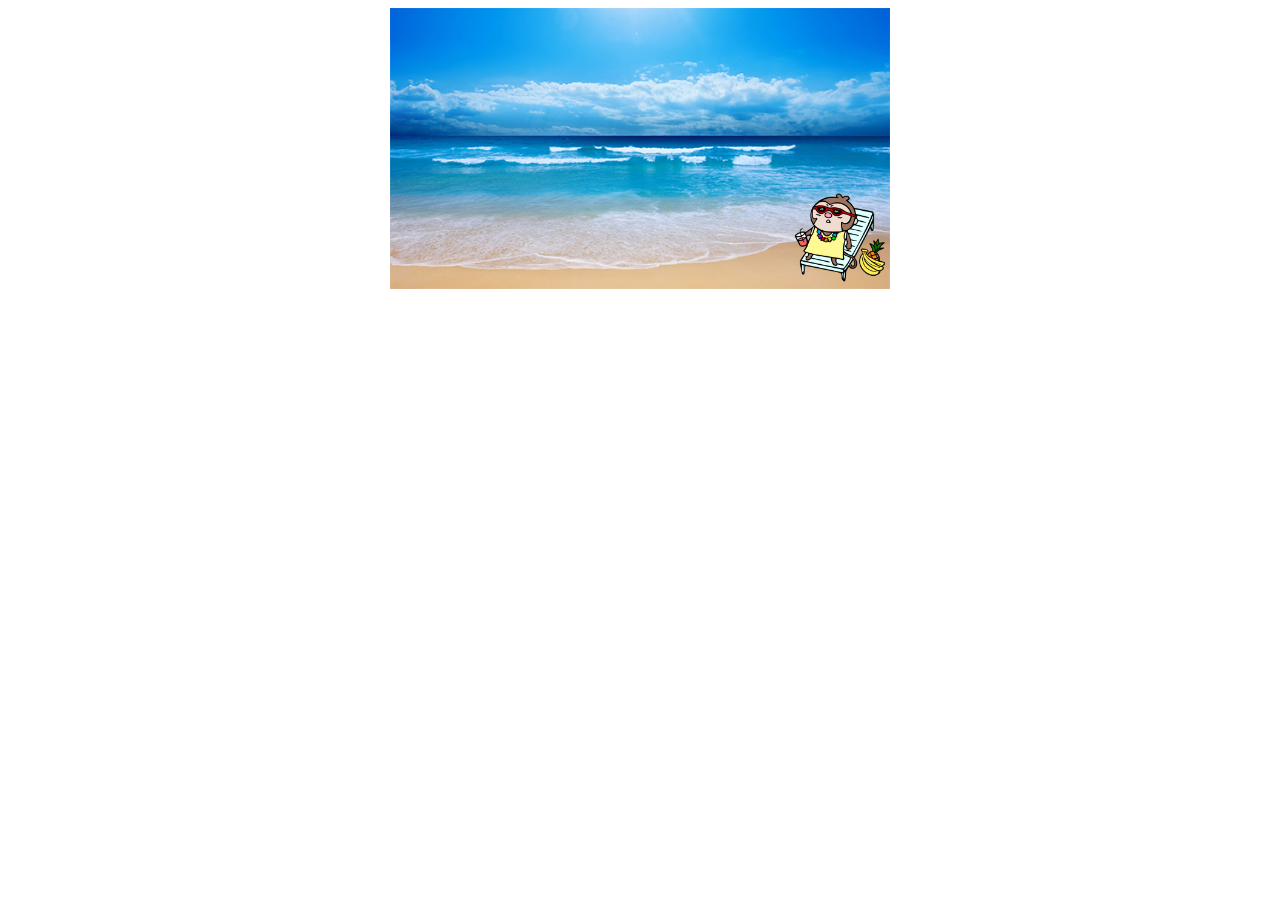
<file: Beach monkey/index.html>
<!DOCTYPE html>
<html>
<head>
  <title>해변의 몽숭이</title>
  <meta charset="utf-8">
  <link rel="stylesheet" href="css/styles.css">
</head>
<body>
  <img src="images/beach.png" width="500">
  <img src="images/mongsoong.png" width="100" class="mongsoong">
</body>
</html>
</file>
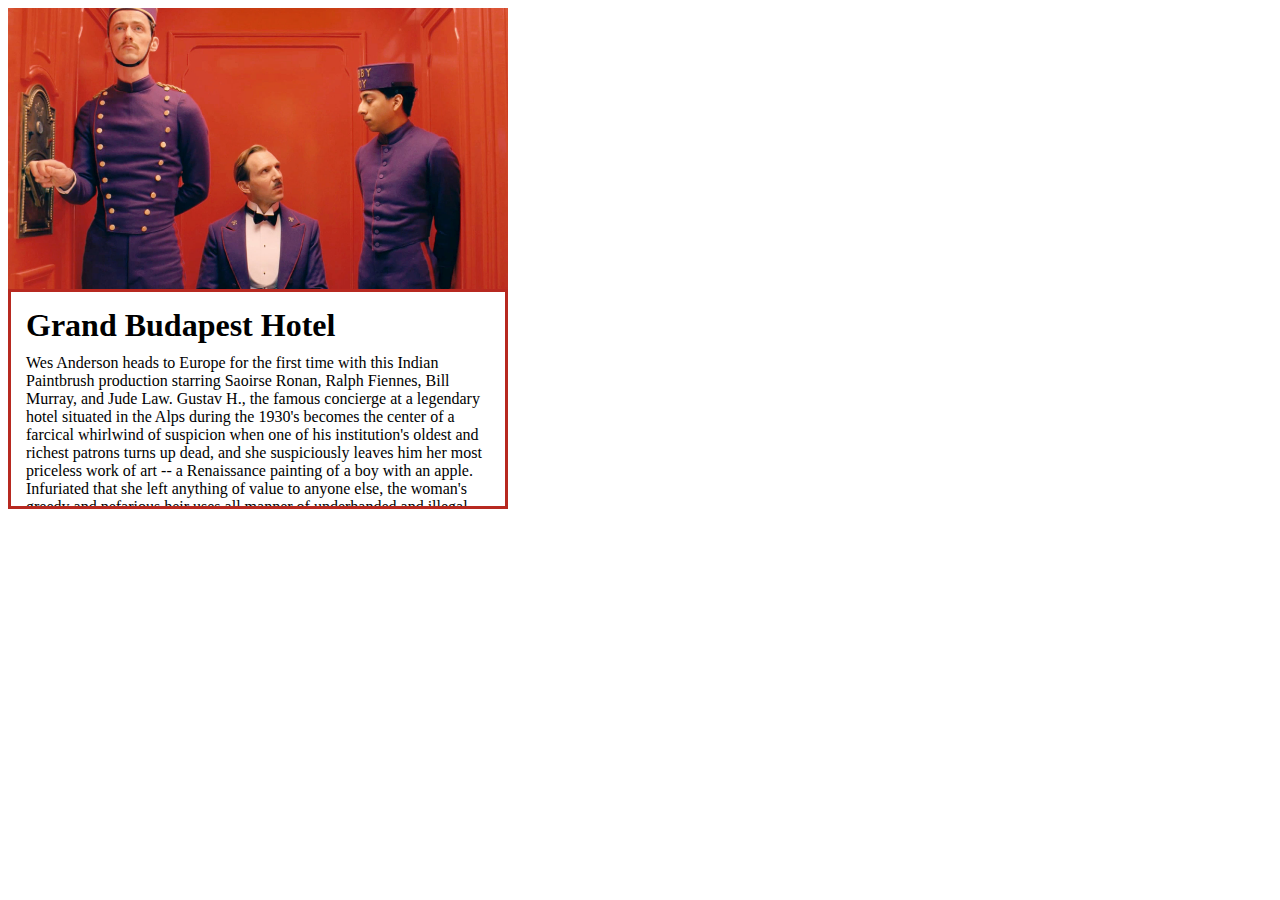
<file: Budapest Hotel/index.html>
<!DOCTYPE html>
<html>
<head>
  <title>Overflow</title>
  <meta charset="utf-8">
  <link rel="stylesheet" href="css/styles.css">
</head>
    
<body>
  <div class="container">
    <img src="images/grand_budapest_hotel.jpg">
    <div class="info">
      <h1>Grand Budapest Hotel</h1>
      <p>Wes Anderson heads to Europe for the first time with this Indian Paintbrush production starring Saoirse Ronan, Ralph Fiennes, Bill Murray, and Jude Law. Gustav H., the famous concierge at a legendary hotel situated in the Alps during the 1930's becomes the center of a farcical whirlwind of suspicion when one of his institution's oldest and richest patrons turns up dead, and she suspiciously leaves him her most priceless work of art -- a Renaissance painting of a boy with an apple. Infuriated that she left anything of value to anyone else, the woman's greedy and nefarious heir uses all manner of underhanded and illegal tactics to pin her death on Gustav and to silence anyone who questions his objective of inheriting every penny of her estate, leaving Gustav's trusted lobby boy Zero to clear Gustav's name and prove that the grand lady's killer is none other than her own son. ~ Jeremy Wheeler, Rovi</p>
    </div>
  </div>
</body>
</html>
</file>
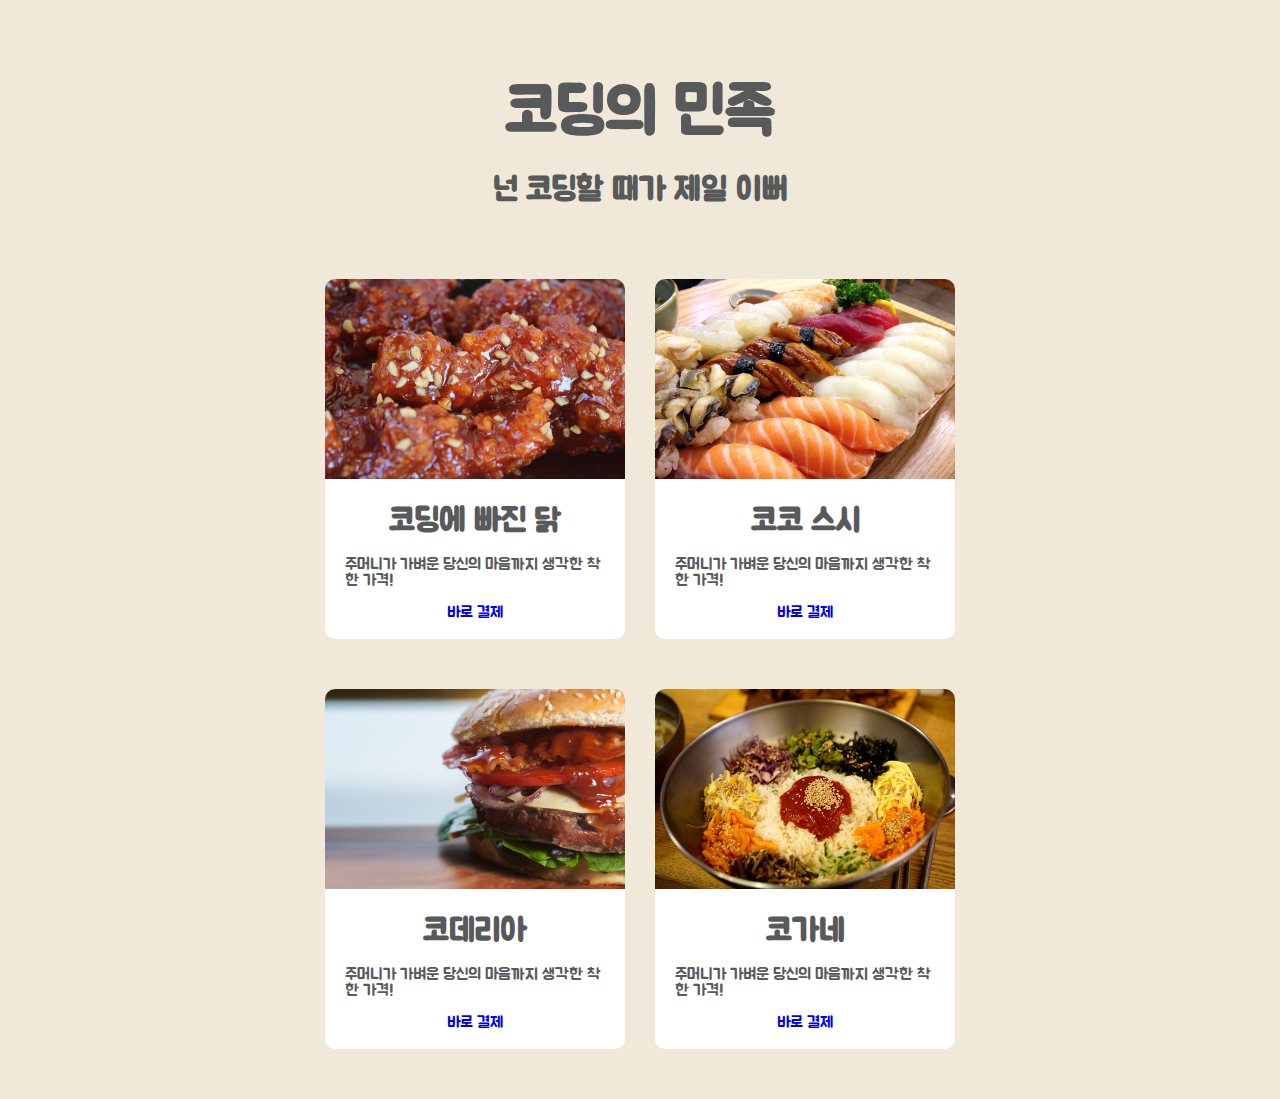
<file: CoMin/index.html>
<!DOCTYPE html>
<html>
<head>
  <title>코딩의 민족</title>
  <meta charset="utf-8">
  <link rel="stylesheet" href="css/styles.css">
</head>
<body>
  <h1>코딩의 민족</h1>
  <h2>넌 코딩할 때가 제일 이뻐</h2>

  <div class="container">
    <div class="food">
      <img src="images/chicken.jpg" width="300" height="200">
      <div class="desc">
        <h3>코딩에 빠진 닭</h3>
        <p>주머니가 가벼운 당신의 마음까지 생각한 착한 가격!</p>
        <a href="#">바로 결제</a>
      </div>
    </div>
    <div class="food">
      <img src="images/sushi.jpg" width="300" height="200">
      <div class="desc">
        <h3>코코 스시</h3>
        <p>주머니가 가벼운 당신의 마음까지 생각한 착한 가격!</p>
        <a href="#">바로 결제</a>
      </div>
    </div>
    <div class="food">
      <img src="images/burger.jpg" width="300" height="200">
      <div class="desc">
        <h3>코데리아</h3>
        <p>주머니가 가벼운 당신의 마음까지 생각한 착한 가격!</p>
        <a href="#">바로 결제</a>
      </div>
    </div>
    <div class="food">
      <img src="images/bibimbap.jpg" width="300" height="200">
      <div class="desc">
        <h3>코가네</h3>
        <p>주머니가 가벼운 당신의 마음까지 생각한 착한 가격!</p>
        <a href="#">바로 결제</a>
      </div>
    </div>
  </div>

</body>
</html>
</file>
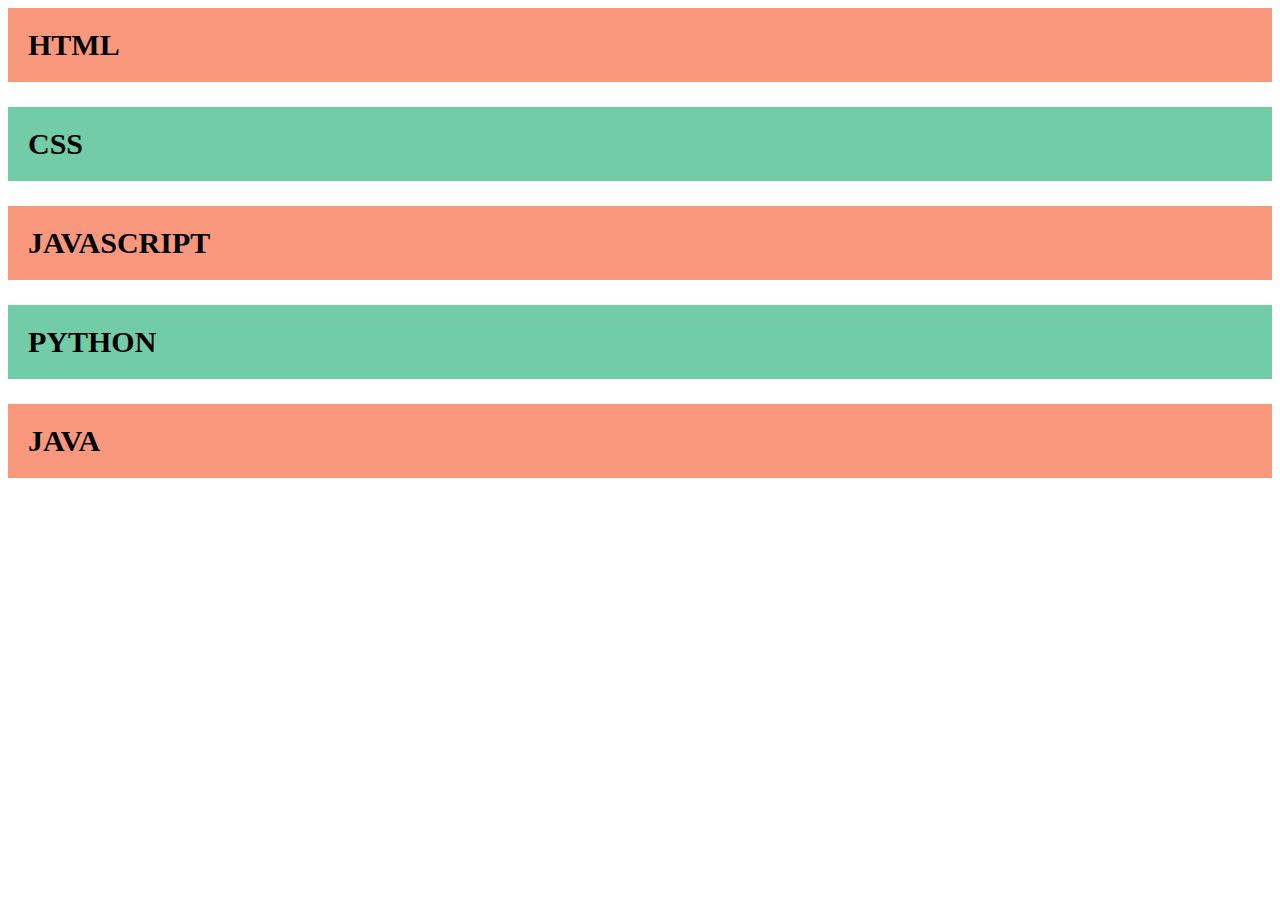
<file: CSS simple/index.html>
<html>
<head>
  <title>프로그래밍 커리큘럼</title>
  <meta charset="utf-8">
  <link rel="stylesheet" href="css/styles.css">
</head>
<body>
	<div class="container">
		<div class="box-odd">
			<h2>HTML</h2>
		</div>
		<div class="box-even">
			<h2>CSS</h2>
		</div>
		<div class="box-odd">
			<h2>JAVASCRIPT</h2>
		</div>
		<div class="box-even">
			<h2>PYTHON</h2>
		</div>
		<div class="box-odd">
			<h2>JAVA</h2>
		</div>
	</div>
</body>
</html>
</file>
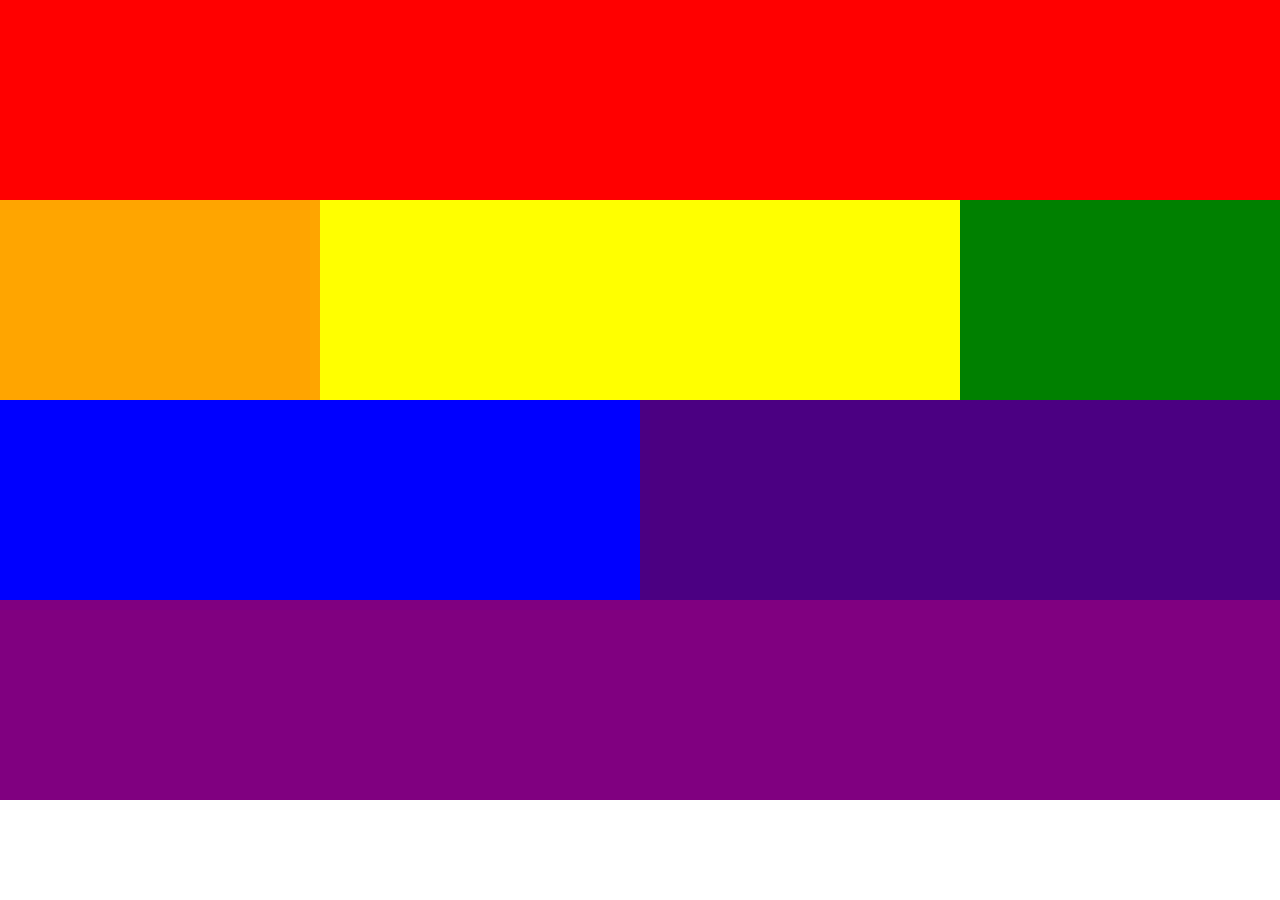
<file: Grid/index.html>
<!DOCTYPE html>

<html>
  <head>
    <title>그리드 연습</title>
    <meta charset="utf-8" />
    <link href="css/styles.css" rel="stylesheet" />
  </head>

  <body>
    <div id="red"></div>
    <div id="orange"></div>
    <div id="yellow"></div>
    <div id="green"></div>
    <div id="blue"></div>
    <div id="indigo"></div>
    <div id="purple"></div>
  </body>
</html>
</file>
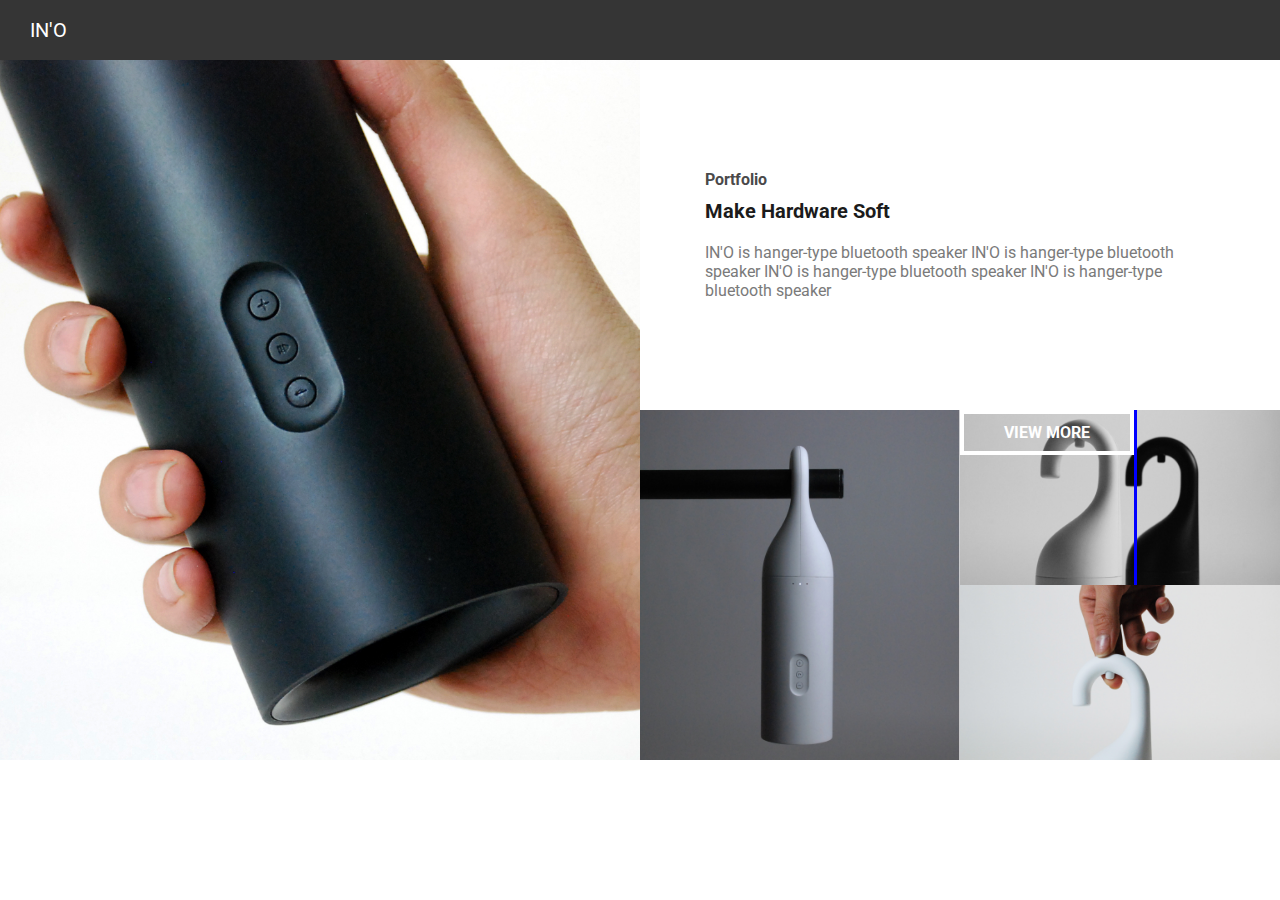
<file: Interactive Ino/index.html>
<!DOCTYPE html>
<html>

<head>
  <title>IN'O</title>
  <link rel="stylesheet" href="css/styles.css">
  <link href="https://fonts.googleapis.com/css?family=Roboto" rel="stylesheet">
</head>

<body>
  <div id="navbar" class="col">IN'O</div>
  <div id="banner" class="col"></div>
  <div id="info" class="col">
    <div class="helper"></div><div id="text">
      <h1>Portfolio</h1>
      <h2>Make Hardware Soft</h2>
      <p>IN'O is hanger-type bluetooth speaker IN'O is hanger-type bluetooth speaker IN'O is hanger-type bluetooth speaker IN'O is hanger-type bluetooth speaker </p>
    </div>
  </div>
  <div id="img1" class="col"></div>
  <div id="img2" class="col">
    <div class="helper"></div>
    <a href="#" id="morebtn" class="col">VIEW MORE</a>
  </div>
  <div id="img3" class="col" ></div>
</body>

</html>
</file>
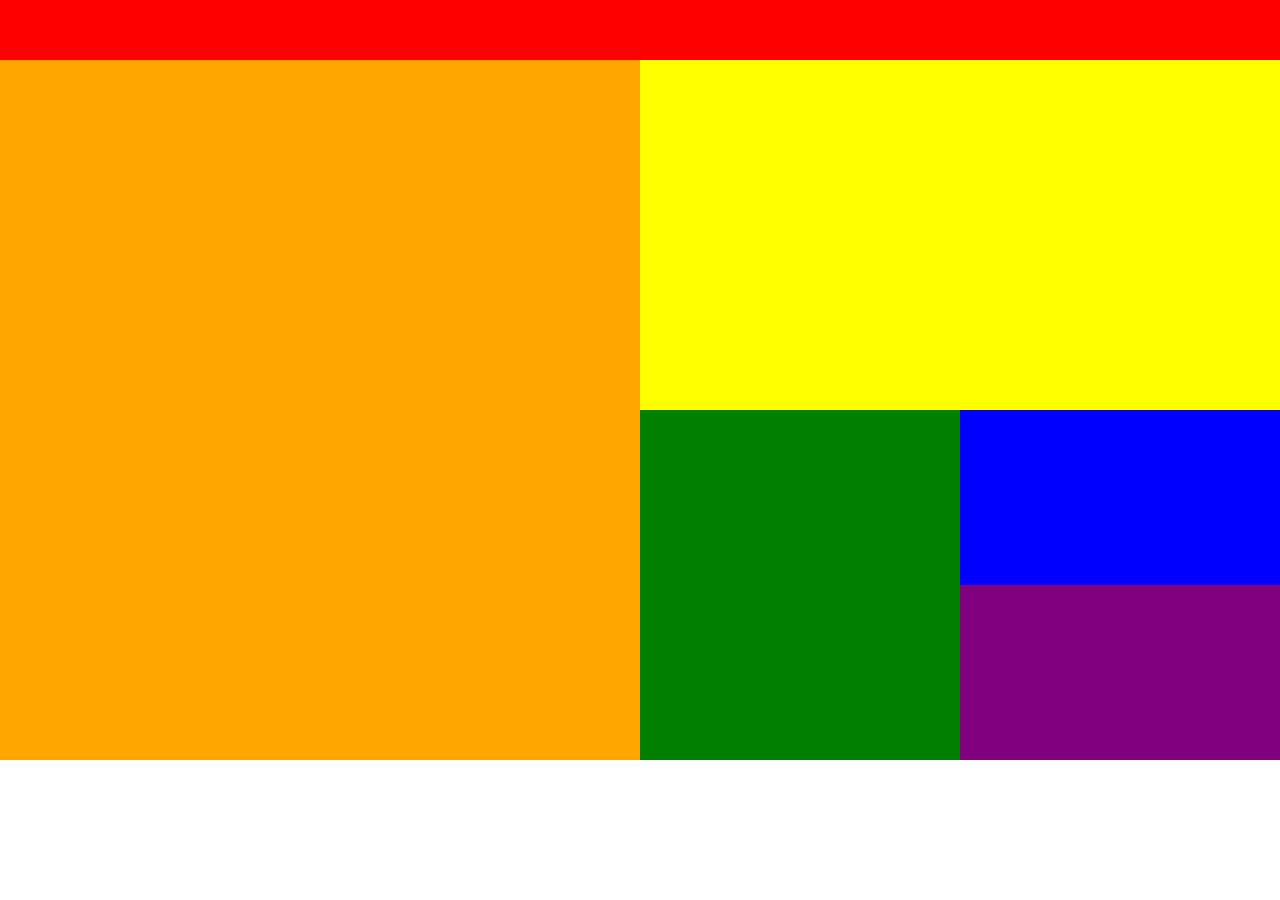
<file: media grid/index.html>
<!DOCTYPE html>
<html>

<head>
  <title>반응형 그리드</title>
  <meta charset="utf-8">
  <link rel="stylesheet" href="css/styles.css">
</head>

<body>
  <div id="div1"></div>
  <div id="div2"></div>
  <div id="div3"></div>
  <div id="div4"></div>
  <div id="div5"></div>
  <div id="div6"></div>
</body>

</html>
</file>
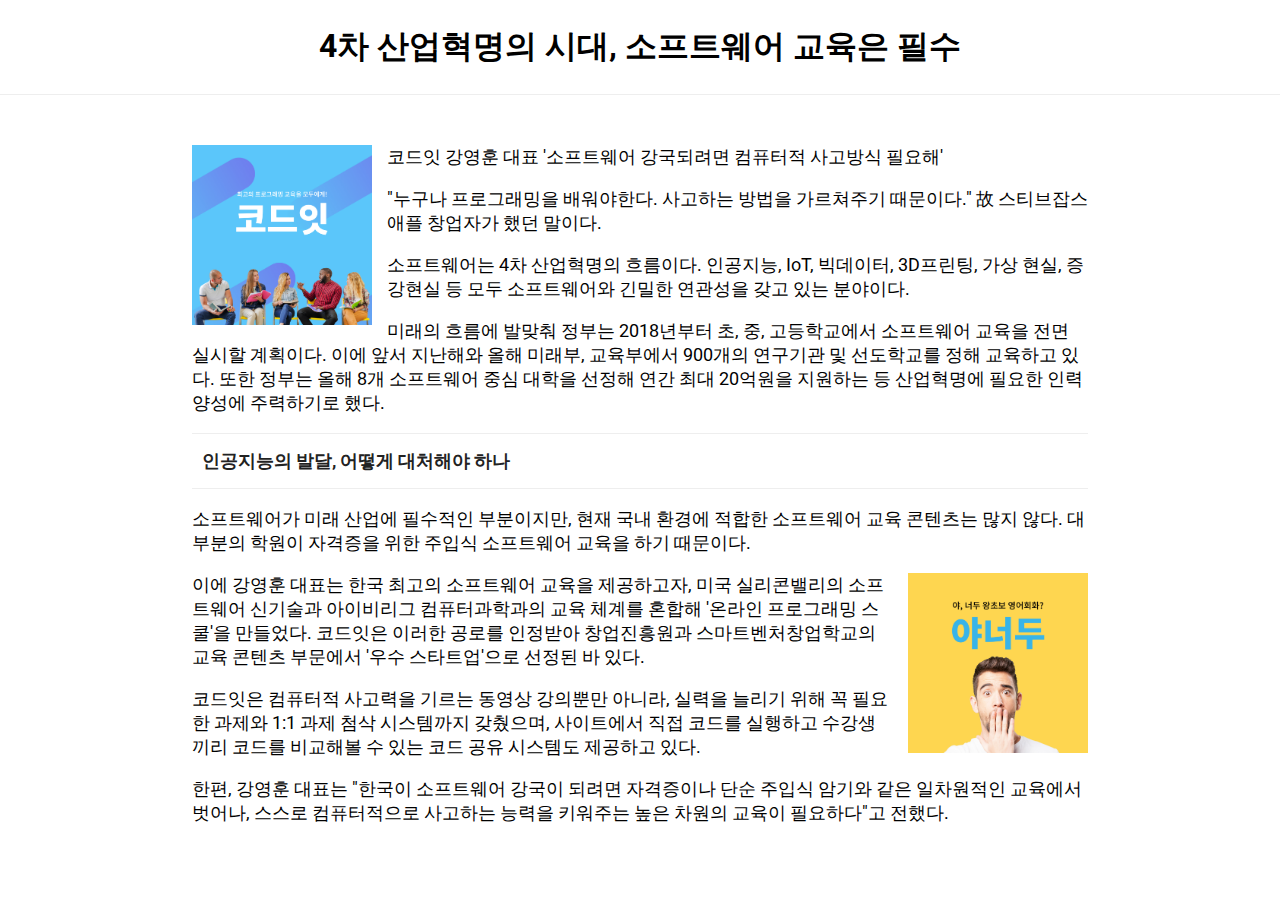
<file: News Article/index.html>
<!DOCTYPE html>
<html>

<head>
  <title>4차 산업혁명의 시대, 소프트웨어 교육은 필수</title>
  <meta charset="utf-8">
  <link rel="stylesheet" href="css/styles.css">
  <link href="https://fonts.googleapis.com/css?family=Roboto" rel="stylesheet">
</head>

<body>
  <h1 class="title">4차 산업혁명의 시대, 소프트웨어 교육은 필수</h1>
  <div class="content">
    <img src="images/codeit.jpg" id="codeit">
    <p>코드잇 강영훈 대표 '소프트웨어 강국되려면 컴퓨터적 사고방식 필요해'</p>

    <p>"누구나 프로그래밍을 배워야한다. 사고하는 방법을 가르쳐주기 때문이다." 故 스티브잡스 애플 창업자가 했던 말이다.</p>

    <p>소프트웨어는 4차 산업혁명의 흐름이다. 인공지능, IoT, 빅데이터, 3D프린팅, 가상 현실, 증강현실 등 모두 소프트웨어와 긴밀한 연관성을 갖고 있는 분야이다.</p>

    <p>미래의 흐름에 발맞춰 정부는 2018년부터 초, 중, 고등학교에서 소프트웨어 교육을 전면 실시할 계획이다. 이에 앞서 지난해와 올해 미래부, 교육부에서 900개의 연구기관 및 선도학교를 정해 교육하고 있다. 또한 정부는 올해 8개 소프트웨어 중심 대학을 선정해 연간 최대 20억원을 지원하는 등 산업혁명에 필요한 인력 양성에 주력하기로 했다.</p>

    <div class="link">
      <a href="http://www.edaily.co.kr/news/NewsRead.edy?SCD=JE41&newsid=02587926612750928&DCD=A00504&OutLnkChk=Y" target="_blank">
        인공지능의 발달, 어떻게 대처해야 하나
      </a>
    </div>
    
    <p>소프트웨어가 미래 산업에 필수적인 부분이지만, 현재 국내 환경에 적합한 소프트웨어 교육 콘텐츠는 많지 않다. 대부분의 학원이 자격증을 위한 주입식 소프트웨어 교육을 하기 때문이다.</p>

    <img src="images/youtoo.jpg" id="youtoo">

    <p>이에 강영훈 대표는 한국 최고의 소프트웨어 교육을 제공하고자, 미국 실리콘밸리의 소프트웨어 신기술과 아이비리그 컴퓨터과학과의 교육 체계를 혼합해 '온라인 프로그래밍 스쿨'을 만들었다. 코드잇은 이러한 공로를 인정받아 창업진흥원과 스마트벤처창업학교의 교육 콘텐츠 부문에서 '우수 스타트업'으로 선정된 바 있다.</p>

    <p>코드잇은 컴퓨터적 사고력을 기르는 동영상 강의뿐만 아니라, 실력을 늘리기 위해 꼭 필요한 과제와 1:1 과제 첨삭 시스템까지 갖췄으며, 사이트에서 직접 코드를 실행하고 수강생끼리 코드를 비교해볼 수 있는 코드 공유 시스템도 제공하고 있다.</p>

    <p>한편, 강영훈 대표는 "한국이 소프트웨어 강국이 되려면 자격증이나 단순 주입식 암기와 같은 일차원적인 교육에서 벗어나, 스스로 컴퓨터적으로 사고하는 능력을 키워주는 높은 차원의 교육이 필요하다"고 전했다.</p>
  </div>
</body>

</html>
</file>
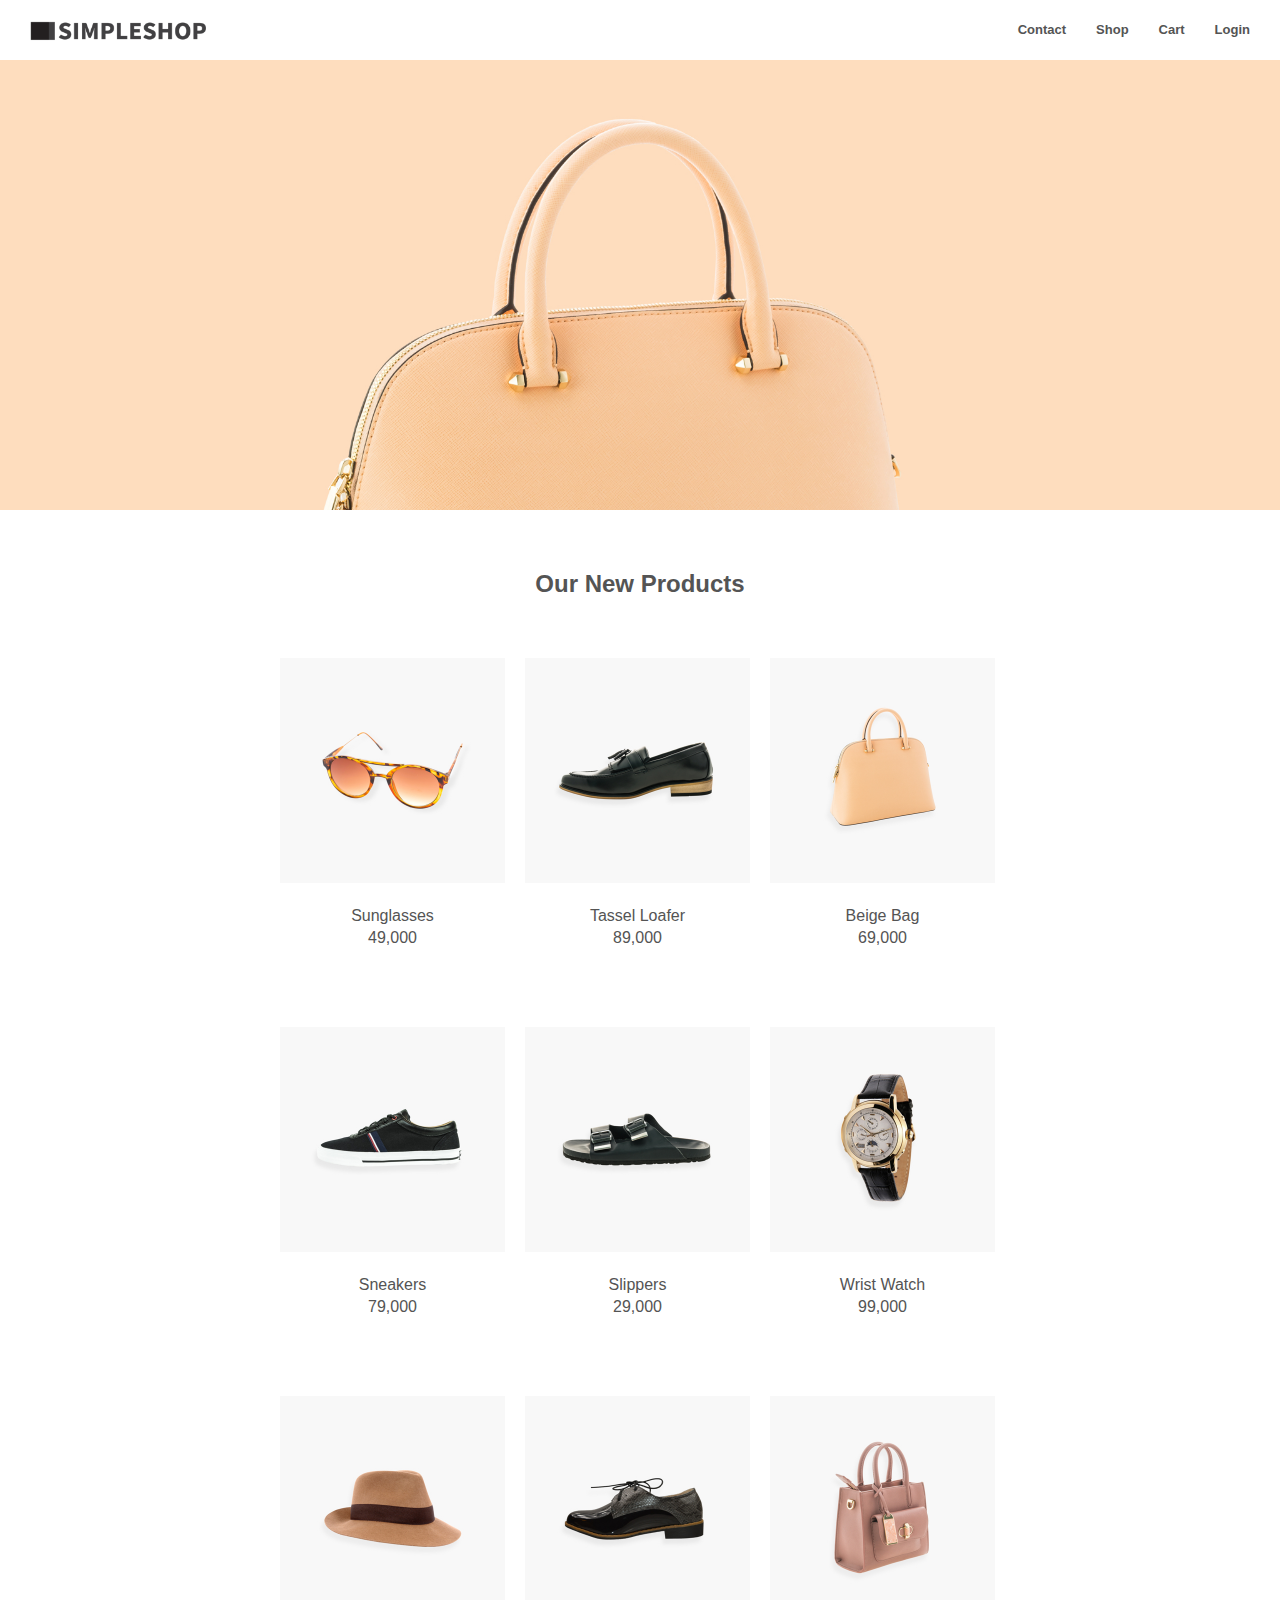
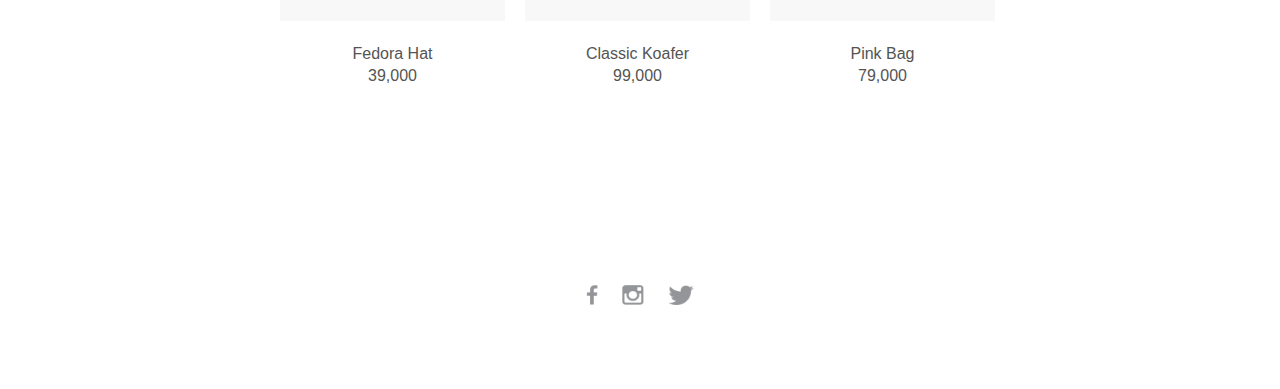
<file: Simple Shop/index.html>
<!DOCTYPE html>
<html>
  <head>
    <title>SimpleShop</title>
    <meta charset="utf-8" />
    <link href="css/styles.css" rel="stylesheet" />
  </head>

  <body>
    <div id="navbar">
      <a href="#"><img src="images/logo.png"></a>

      <ul>
        <li><a href="#">Contact</a></li>
        <li><a href="#">Shop</a></li>
        <li><a href="#">Cart</a></li>
        <li><a href="#">Login</a></li>
      </ul>
    </div>

    <div id="header">
    </div>

    <div class="products">
      <h1>Our New Products</h1>

      <div class="pro-menu">
        <a href="#">
          <div class="shopitem">
            <img src="images/sunglasses.jpg">
            <h2>Sunglasses</h2>
            <h2>49,000</h2>
          </div>
        </a>
        <a href="#">
          <div class="shopitem">
            <img src="images/tassel_loafer.jpg">
            <h2>Tassel Loafer</h2>
            <h2>89,000</h2>
          </div>
        </a>
        <a href="#">
          <div class="shopitem">
            <img src="images/beige_bag.jpg">
            <h2>Beige Bag</h2>
            <h2>69,000</h2>
          </div>
        </a>
        <a href="#">
          <div class="shopitem">
            <img src="images/sneakers.jpg">
            <h2>Sneakers</h2>
            <h2>79,000</h2>
          </div>
        </a>
        <a href="#">
          <div class="shopitem">
            <img src="images/slippers.jpg">
            <h2>Slippers</h2>
            <h2>29,000</h2>
          </div>
        </a>
        <a href="#">
          <div class="shopitem">
            <img src="images/wrist_watch.jpg">
            <h2>Wrist Watch</h2>
            <h2>99,000</h2>
          </div>
        </a>
        <a href="#">
          <div class="shopitem">
            <img src="images/fedora_hat.jpg">
            <h2>Fedora Hat</h2>
            <h2>39,000</h2>
          </div>
        </a>
        <a href="#">
          <div class="shopitem">
            <img src="images/classic_loafer.jpg">
            <h2>Classic Koafer</h2>
            <h2>99,000</h2>
          </div>
        </a>
        <a href="#">
          <div class="shopitem">
            <img src="images/pink_bag.jpg">
            <h2>Pink Bag</h2>
            <h2>79,000</h2>
          </div>
        </a>
        
        

      </div>
    </div>

    <!-- footer -->
    <div class="footer">
      <a href="#"><img src="images/facebook.png"></a>
      <a href="#"><img src="images/instagram.png"></a>
      <a href="#"><img src="images/twitter.png"></a>
    </div>

  </body>
</html>
</file>
<file: Beach monkey/css/styles.css>
img {
  display: block;
  margin: 0 auto;
}


.mongsoong{
  position: relative;
  bottom:100px;
  left: 200px;
}
</file>
<file: Budapest Hotel/css/styles.css>
* {
  box-sizing: border-box;
}

.container {
  width: 500px;
  height: 500px;
}


.info{
  height: 220px;
  border: 3px solid #B72920;
  overflow: auto;
  padding: 15px;
}

img {
  width: 100%;
  display: block;
}

h1 {
  margin: 0;
  margin-bottom: 10px;
}

p {
  margin: 0;
}
</file>
<file: CoMin/css/styles.css>
@font-face{
  src: url("../fonts/BMJUA_otf.otf");
  font-family: 'BMJUA';
}

* {
  box-sizing: border-box;
  font-family: 'BMJUA';
}
p{
  margin: 0px 0px;
}

body{
  background-color: #F0E8D9;
  color: #58595b;
  text-align: center;
}

h1{
  font-size: 64px;
  margin-top: 75px;
  margin-bottom: 30px;
}

h2{
  font-size: 32px;
  margin-bottom: 75px;
}

.container{
  width: 660px;
  margin: 0 auto;
}

.food{
  background-color: white;
  width: 300px;
  margin: 0 15px 50px 15px;
  border-radius: 10px;
  overflow: hidden;
  float: left;
}

.food .desc{
  padding: 20px 20px;
}

.food h3{
  font-size: 32px;
  color: #58595b;
  margin-top: 0px; 
  margin-bottom: 20px;
}
.food p{
  font-size: 16px;
  margin-top: 0px;
  margin-bottom: 16px;
  text-align: left;
}

.food a{
  text-decoration: none;
  font-size: 16px;
  color:#0000EE;
  margin: 0 0;
}
</file>
<file: CSS simple/css/styles.css>
h2{
  font-size: 30px;
  padding: 20px;
}

.box-odd{
  background: #FA987D;
}

.box-even{
  background: #72CCA7;
}
</file>
<file: Grid/css/styles.css>
body {
  margin: 0;
}

/* 전체 */

div {
  height: 200px;
}

/* 개별 */

#red {
  background-color: red;
  width: 100%;
  float: left;
}

#orange {
  background-color: orange;
  width: 25%;
  float: left;
}

#yellow {
  background-color: yellow;
  width: 50%;
  float: left;
}

#green {
  background-color: green;
  width: 25%;
  float: left;
}

#blue {
  background-color: blue;
  width: 50%;
  float: left;
}

#indigo {
  background-color: indigo;
  width: 50%;
  float: left;
}

#purple {
  background-color: purple;
  width: 100%;
  float: left;
}
</file>
<file: Interactive Ino/css/styles.css>
* {
  box-sizing: border-box;
}

body {
  margin: 0;
  font-family: 'Roboto', sans-serif;
}

.col{
  float: left;
}

#navbar{
  background-color: #353535;
  height: 60px;
  width: 100%;
  line-height: 60px;
  vertical-align: middle;
  font-size: 20px;
  color: white;
  padding-left: 30px;
}

#banner {
  background-image: url("../images/main_img.jpg");
  background-size: cover;
  background-position: center;
  height: 562px;
  width: 100%;
  background-size: cover;
  background-position: center center;
}

#info{
  height: 282px;
  width: 100%;
  vertical-align: middle;
}

#info h1{
  margin: 0 0;
  font-size: 16px;
  color: #4a4a4a;
}
#info h2{
  margin-top: 10px;
  margin-bottom: 20px;
  font-size: 20px;
  color: #1b1b1b;
}
#info p{
  margin: 0 0;
  font-size: 16px;
  color: #7a7a7a;
}
#info .helper{
  display: inline-block;
  height: 100%;
  vertical-align: middle;
}

#info #text{
  display: inline-block;
  padding: 0 60px;
  vertical-align: middle;
}

#img1{
  background-image: url("../images/img1.jpg");
  background-size: cover;
  background-position: top;
  height: 360px;
  width: 50%;
  background-size: cover;
  background-position: center top;
}

#img2{
  background-image: url("../images/img2.jpg");
  height: 180px;
  width: 50%;
  background-size: cover;
  background-position: center top;
}

#img2 .helper{
  display: inline-block;
  height: 100%;
  width: 3px;
  background-color: blue;
  vertical-align: middle;
}

#img2 a{
  display: inline-block;
  color: white;
  font-size: 16px;
  font-weight: bold;
  border: solid 4px white;
  padding: 9px 40px;
  text-decoration: none;
  vertical-align: middle;
}

#img3{
  background-image: url("../images/img3.jpg");
  height: 180px;
  width: 50%;
  background-size: cover;
  background-position: center top;
}

/* 모바일 */
@media(max-width: 768px){
  #navbar{
    height: 60px;
    width: 100%;
  }
  
  #banner {
    height: 350px;
    width: 100%;
  }
  
  #info{
    height: 320px;
    width: 100%;
  }
  #info #text{
    padding: 0 30px;
  }
  
  #img1{
    height: 385px;
    width: 100%;
  }
  
  #img2{
    height: 200px;
    width: 100%;
    text-align: center;
  }

  
  #img3{
    height: 200px;
    width: 100%;
  }
}

/* Desktop */
@media(min-width:992px){

  #navbar{
    height: 60px;
    width: 100%;
  }

  #banner {
    height: 700px;
    width: 50%;
  }

  #info {
    height: 350px;
    width: 50%;
  }
  #info #text{
    padding: 0 65px;
  }

  #img1{
    height: 350px;
    width: 25%;
  }

  #img2{
    height: 175px;
    width: 25%;
  }

  #img3{
    height: 175px;
    width: 25%;
  }

}
</file>
<file: media grid/css/styles.css>
body {
  margin: 0;
}

div {
  float: left;
}

#div1{
  background-color: red;
  height: 60px;
  width: 100%;
}

#div2{
  background-color: orange;
  height: 562px;
  width: 100%;
}

#div3{
  background-color: yellow;
  height: 282px;
  width: 100%;
}

#div4{
  background-color: green;
  height: 360px;
  width: 50%;
}

#div5{
  background-color: blue;
  height: 180px;
  width: 50%;
}

#div6{
  background-color: purple;
  height: 180px;
  width: 50%;
}

@media(max-width: 768px){
  #div1{
    background-color: red;
    height: 60px;
    width: 100%;
  }
  
  #div2{
    background-color: orange;
    height: 350px;
    width: 100%;
  }
  
  #div3{
    background-color: yellow;
    height: 320px;
    width: 100%;
  }
  
  #div4{
    background-color: green;
    height: 385px;
    width: 100%;
  }
  
  #div5{
    background-color: blue;
    height: 200px;
    width: 100%;
  }
  
  #div6{
    background-color: purple;
    height: 200px;
    width: 100%;
  }
}

@media(min-width:992px){

  #div1{
    background-color: red;
    height: 60px;
    width: 100%;
  }

  #div2{
    background-color: orange;
    height: 700px;
    width: 50%;
  }

  #div3{
    background-color: yellow;
    height: 350px;
    width: 50%;
  }

  #div4{
    background-color: green;
    height: 350px;
    width: 25%;
  }

  #div5{
    background-color: blue;
    height: 175px;
    width: 25%;
  }

  #div6{
    background-color: purple;
    height: 175px;
    width: 25%;
  }

}
</file>
<file: News Article/css/styles.css>
body {
  margin: 0;
  font-family: 'Roboto', sans-serif;
}

/* 제목 */
.title {
  text-align: center;
  border-bottom: 1px solid #eee;
  margin: 0;
  padding-top: 25px;
  padding-bottom: 25px;
}

/* 기사 본문 */
.content {
  font-size: 18px;
  width: 70%;
  max-width: 900px;
  margin: 50px auto;
}

/* 링크 */
.link {
  border-top: 1px solid #eee;
  border-bottom: 1px solid #eee;
  font-weight: bold;
  padding: 15px 10px;
}

.link a {
  color: #222;
  text-decoration: none;
}

/* 코드잇 광고 */
#codeit {
  float: left;
  margin: 0 15px 15px 0;
  width: 180px;
}

/* 야너두 광고 */
#youtoo {
  float: right;
  margin: 0 0 15px 15px;
  width: 180px;
}
</file>
<file: Simple Shop/css/styles.css>
* {
  box-sizing: border-box;
  padding: 0 0;
  margin: 0 0;
}

body {
  margin: 0;
  min-width: 992px;
  font-family: "Helvetica";
}
a {
  text-decoration: none;
  color: #545454;
}
ul{
  list-style: none;
}

/* navbar */
#navbar {
  height: 60px;
  background-color: white;
  line-height: 60px;
}

/* NAV - logo */
#navbar img{
  height:20px;
  vertical-align: middle;
  margin-left: 30px;
}

/* NAV - MENU */
#navbar ul{
  float: right;
  vertical-align: middle;
  margin-right: 15px;
}
#navbar ul li {
  float: left;
  font-family: Helvetica, sans-serif;
  font-size: 13px;
  font-weight: bold;
  margin: 0 15px;
}


/* hero header */
#header {
  background-color: brown;
  height: 450px;
  background-image:url('../images/hero_header.jpg');
  background-size: 100%;
}

/* products */
.products{
  text-align: center;
}

.products::after {
  display: block;
  content: '';
  clear: both;
}

.products h1{
  font-family: Helvetica, sans-serif;
  font-size: 24px;
  color: #545454;
  font-weight: bold;
  margin: 60px 0;
}

.pro-menu{
  width: 80%;
  max-width: 740px;
  margin: 0 auto;
  height: auto;
}
.shopitem{
  float: left;
  /* background-color: gray; */
  width: 225px;
  margin: 0 10px 80px 10px;
}

.shopitem img{
  height: 225px;
  width: 225px;
}

.shopitem h2{
  font-size: 16px;
  font-weight: normal;
}
.shopitem h2:not(:last-child){
  margin: 20px 0 4px 0;
}

/* footer */
.footer{
  text-align: center;
  margin: 120px 0 80px 0;
  /* clear: both; */
}
.footer img{
  height:20px;
  margin: 0 10px;
}
</file>
